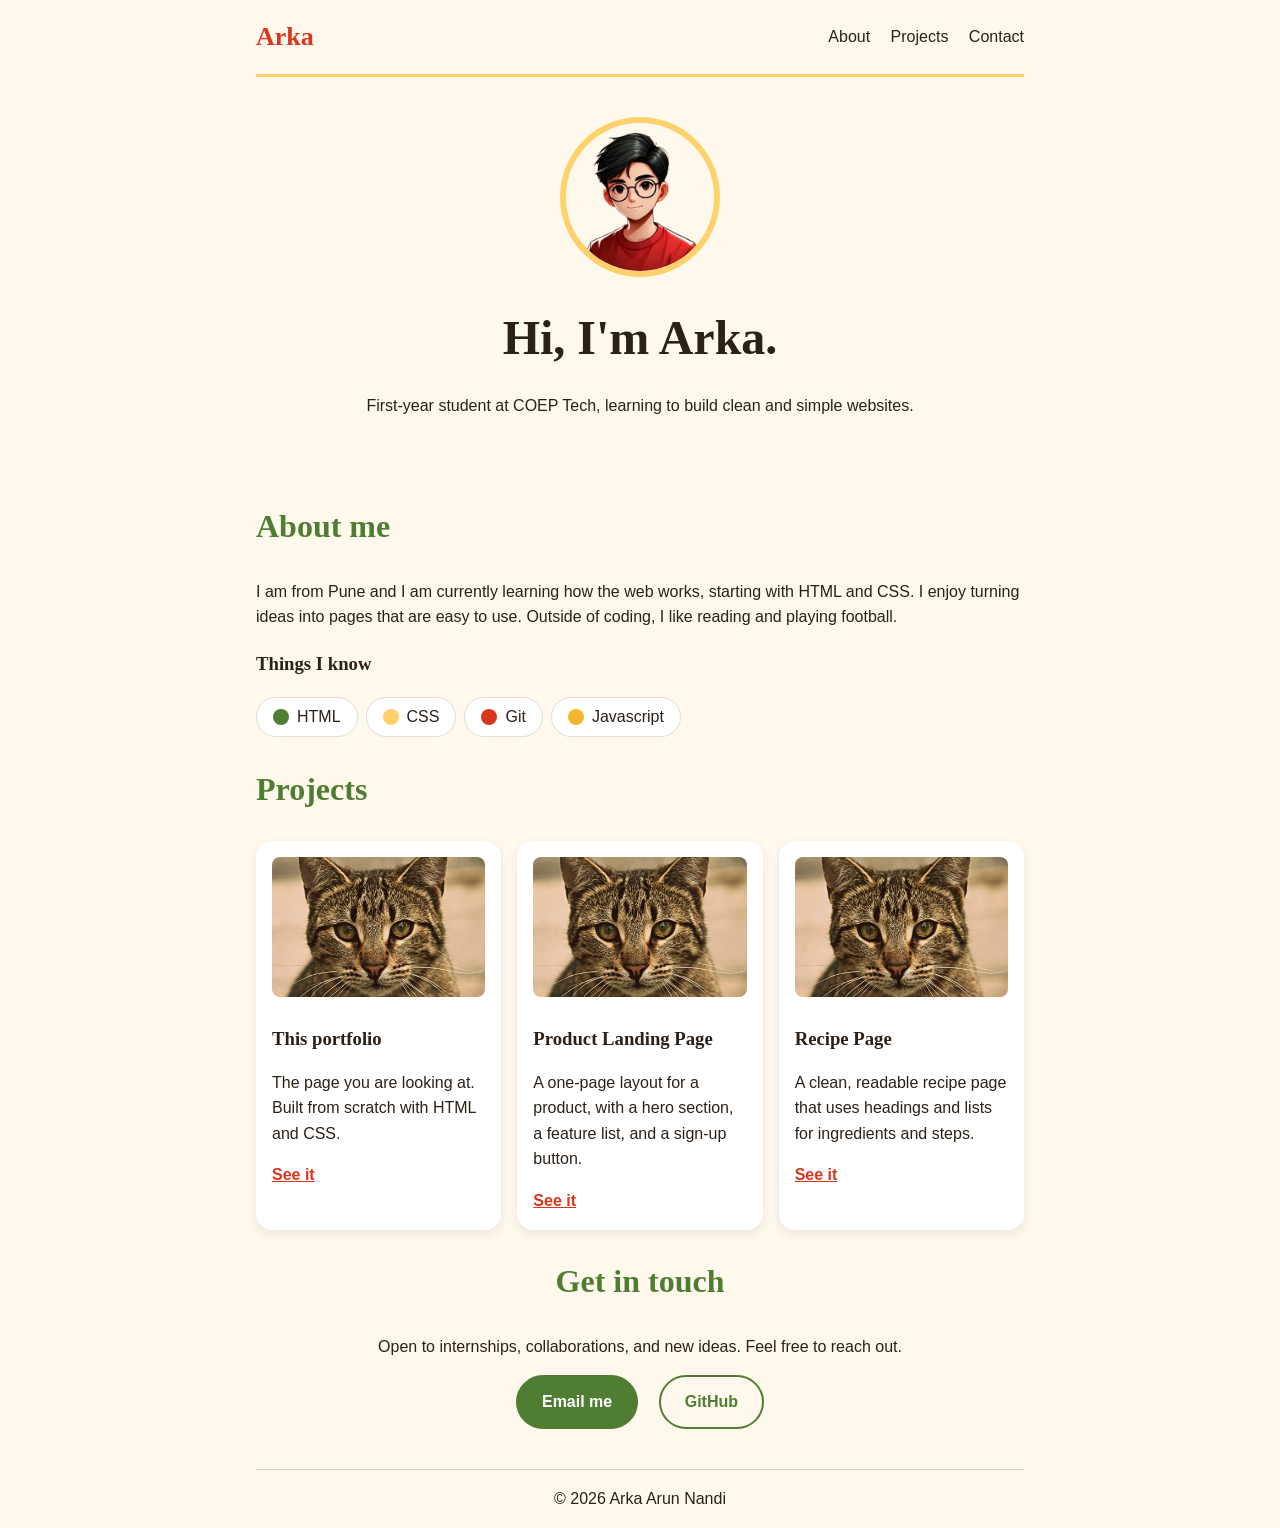
<file: EXERCISE-1/index.html>
<!DOCTYPE html>
<html lang="en">
<head>
  <meta charset="UTF-8">
  <meta name="viewport" content="width=device-width, initial-scale=1.0">

  <title>Arka Nandi</title>

  <link rel="stylesheet" href="style.css">
</head>
<body>

  <!-- Top bar: name and links -->
  <header class="navbar">
    <a href="#" class="logo">Arka</a>
    <nav>
      <a href="#about">About</a>
      <a href="#projects">Projects</a>
      <a href="#contact">Contact</a>
    </nav>
  </header>

  <!-- First thing people see: photo, name, one line about you -->
  <section class="intro">
    <img src="assets/me.png" alt="Photo of Arka" class="photo">
    <h1>Hi, I'm Arka.</h1>
    <p>First-year student at COEP Tech, learning to build clean and simple websites.</p>
  </section>

  <!-- A little more about you -->
  <section id="about" class="about">
    <h2>About me</h2>
    <p>
      I am from Pune and I am currently learning how the web works,
      starting with HTML and CSS. I enjoy turning ideas into pages
      that are easy to use. Outside of coding, I like reading and
      playing football.
    </p>

    <h3>Things I know</h3>
    <ul class="skills">
      <li><span class="dot green"></span>HTML</li>
      <li><span class="dot yellow"></span>CSS</li>
      <li><span class="dot red"></span>Git</li>
      <li><span class="dot amber"></span>Javascript</li>
    </ul>
  </section>

  <!-- Things you have made -->
  <section id="projects" class="projects">
    <h2>Projects</h2>

    <div class="project-list">

      <article class="project">
        <img src="assets/cat.png" alt="Screenshot of my portfolio">
        <h3>This portfolio</h3>
        <p>The page you are looking at. Built from scratch with HTML and CSS.</p>
        <a href="#">See it</a>
      </article>

      <article class="project">
        <img src="assets/cat.png" alt="Screenshot of the product landing page">
        <h3>Product Landing Page</h3>
        <p>A one-page layout for a product, with a hero section, a feature list, and a sign-up button.</p>
        <a href="#">See it</a>
      </article>

      <article class="project">
        <img src="assets/cat.png" alt="Screenshot of the recipe page">
        <h3>Recipe Page</h3>
        <p>A clean, readable recipe page that uses headings and lists for ingredients and steps.</p>
        <a href="#">See it</a>
      </article>

    </div>
  </section>

  <!-- How people can reach you -->
  <section id="contact" class="contact">
    <h2>Get in touch</h2>
    <p>Open to internships, collaborations, and new ideas. Feel free to reach out.</p>
    <a href="mailto:nandiarka2008@gmail.com" class="button">Email me</a>
    <a href="https://github.com/arkanandi08" class="button outline">GitHub</a>
  </section>

  <!-- Bottom of the page -->
  <footer class="footer">
    <p>&copy; 2026 Arka Arun Nandi</p>
  </footer>

</body>
</html>
</file>
<file: EXERCISE-1/style.css>
/* =========================================
   style.css
   index.html decides WHAT is on the page.
   This file decides how it LOOKS.

   Right now it only does the bare minimum.
   instructions.txt shows how to make it great.
   ========================================= */


/* ---------- Whole page ---------- */

/* Keeps everything in one neat column in the middle of the screen */
:root {
  --green: #4F7D32;
  --yellow: #FFD16A;
  --amber: #F5B52E;
  --red: #D9361E;
  --cream: #FFF8EC;
  --ink: #2B2118;
}

* {
  box-sizing: border-box;
}

body {
  max-width: 800px;
  margin: 0 auto;
  padding: 0 16px;
  font-family: Arial, sans-serif;
  line-height: 1.6;
  background-color: var(--cream);
  color: var(--ink);
}

/* Stops any image from being wider than the page */
img {
  max-width: 100%;
}

h1, h2, h3, .logo {
  font-family: Georgia, serif;
}

h2 {
  color: var(--green);
  font-size: 32px;
}


/* ---------- Top bar ---------- */

.navbar {
  display: flex;
  justify-content: space-between;
  align-items: center;
  padding: 16px 0;
  border-bottom: 3px solid var(--yellow);
}

.navbar a {
  color: var(--ink);
  text-decoration: none;
  margin-left: 16px;
}

.navbar a:hover {
  color: var(--red);
}

.navbar .logo {
  color: var(--red);
  font-size: 26px;
  font-weight: bold;
  margin-left: 0;
}


/* ---------- Intro ---------- */

.intro {
  text-align: center;
  padding: 40px 0;
}

.photo {
  width: 160px;
  height: 160px;
  object-fit: cover;
  border-radius: 50%;
  border: 6px solid var(--yellow);
}

.intro h1 {
  font-size: 48px;
  margin: 16px 0 8px;
}

.skills {
  list-style: none;
  padding: 0;
  display: flex;
  flex-wrap: wrap;
  gap: 8px;
}

.skills li {
  display: flex;
  align-items: center;
  gap: 8px;
  background-color: white;
  border: 1px solid #e5ddd0;
  border-radius: 999px;
  padding: 6px 16px;
}

.dot {
  width: 16px;
  height: 16px;
  border-radius: 50%;
}

.dot.green  { background-color: var(--green); }
.dot.yellow { background-color: var(--yellow); }
.dot.red    { background-color: var(--red); }
.dot.amber    { background-color: var(--amber); }



/* ---------- Projects ---------- */

.project-list {
  display: flex;
  flex-wrap: wrap;
  gap: 16px;
}

.project {
  flex: 1;
  min-width: 220px;
  background-color: white;
  padding: 16px;
  border-radius: 16px;
  box-shadow: 0 4px 12px rgba(0, 0, 0, 0.08);
}

.project img {
  width: 100%;
  height: 140px;
  object-fit: cover;
  border-radius: 8px;
}

.project h3 {
  margin-bottom: 0;
}

.project a {
  color: var(--red);
  font-weight: bold;
}


/* ---------- Contact ---------- */

.contact {
  text-align: center;
  padding-bottom: 40px;
}

.button {
  display: inline-block;
  margin: 0 8px;
  padding: 12px 24px;
  background-color: var(--green);
  color: white;
  border: 2px solid var(--green);
  border-radius: 999px;
  font-weight: bold;
  text-decoration: none;
}

.button:hover {
  background-color: var(--red);
  border-color: var(--red);
  color: white;
}

.button.outline {
  background-color: transparent;
  color: var(--green);
}



/* ---------- Footer ---------- */

.footer {
  text-align: center;
  border-top: 1px solid #cccccc;
}

@media (max-width: 600px) {

  .navbar {
    flex-direction: column;
  }

  .intro h1 {
    font-size: 34px;
  }

  .button {
    display: block;
    margin: 8px 0;
  }
}
</file>
